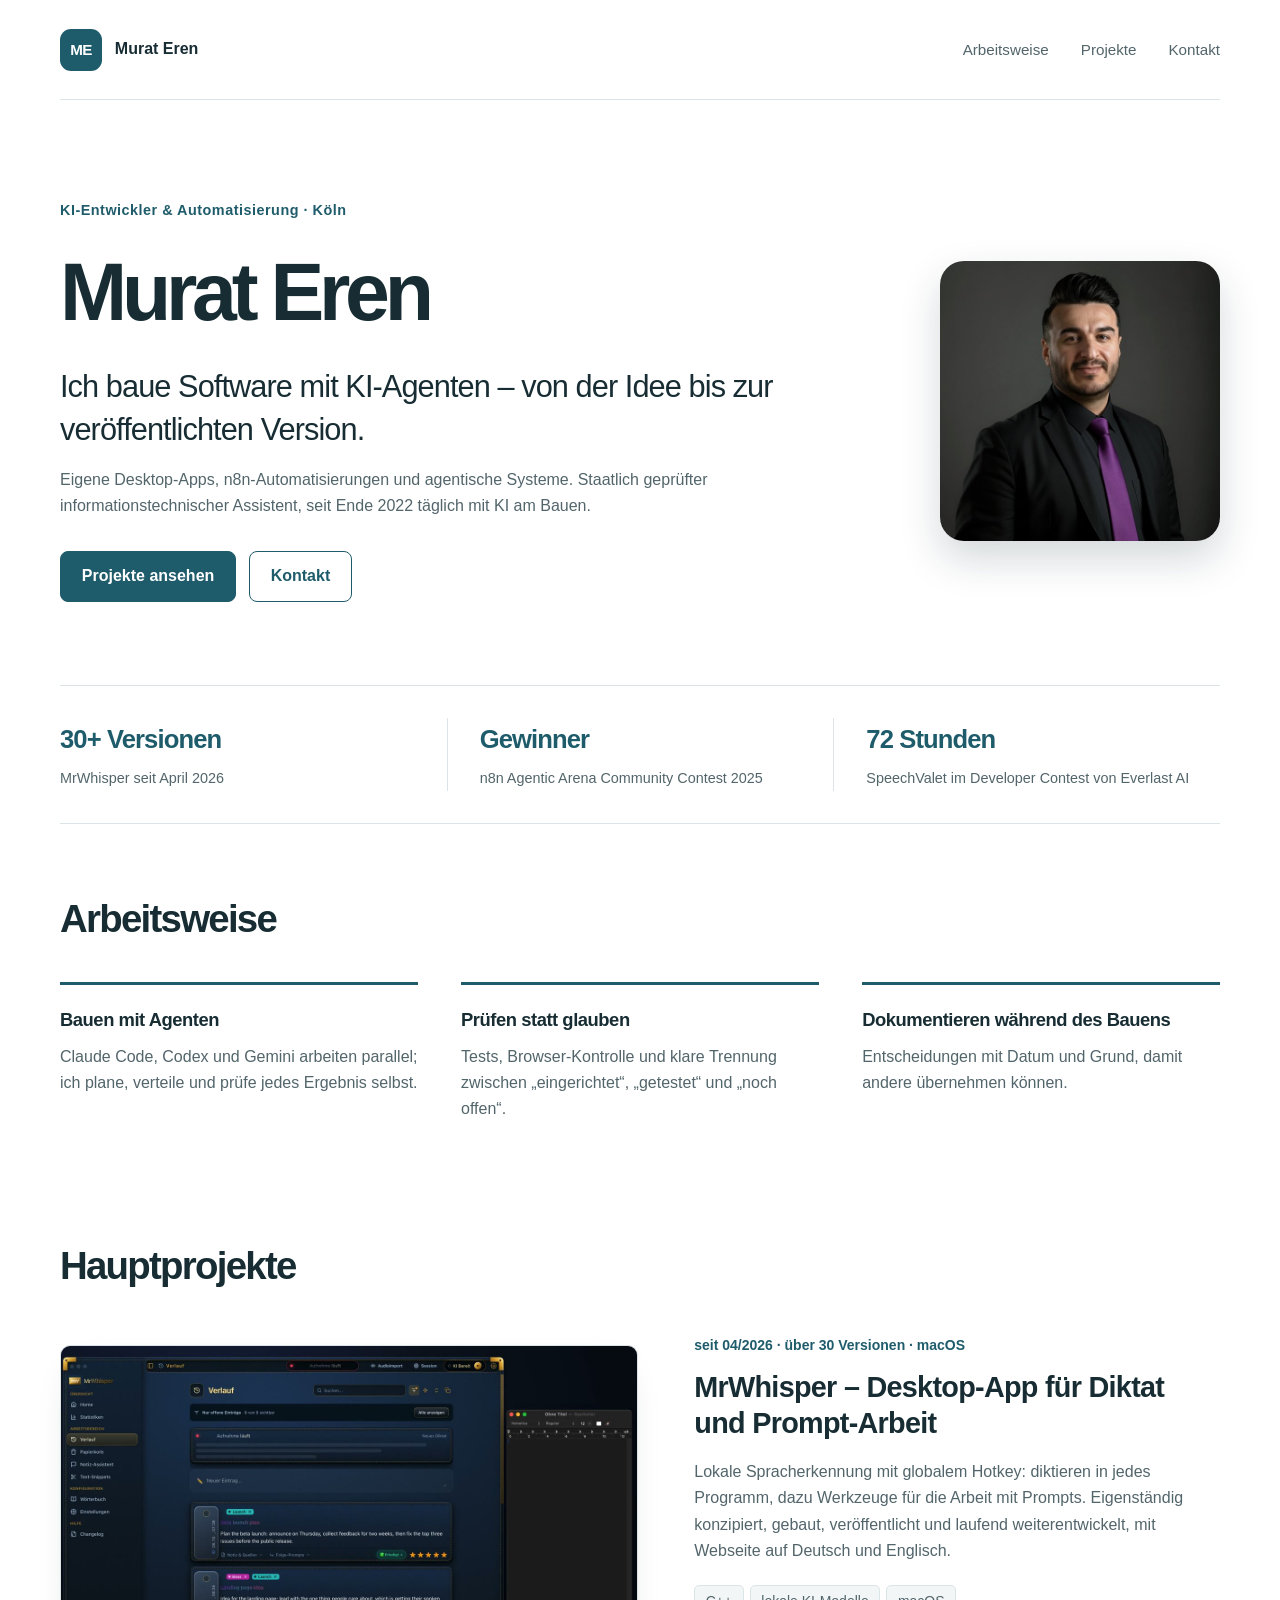
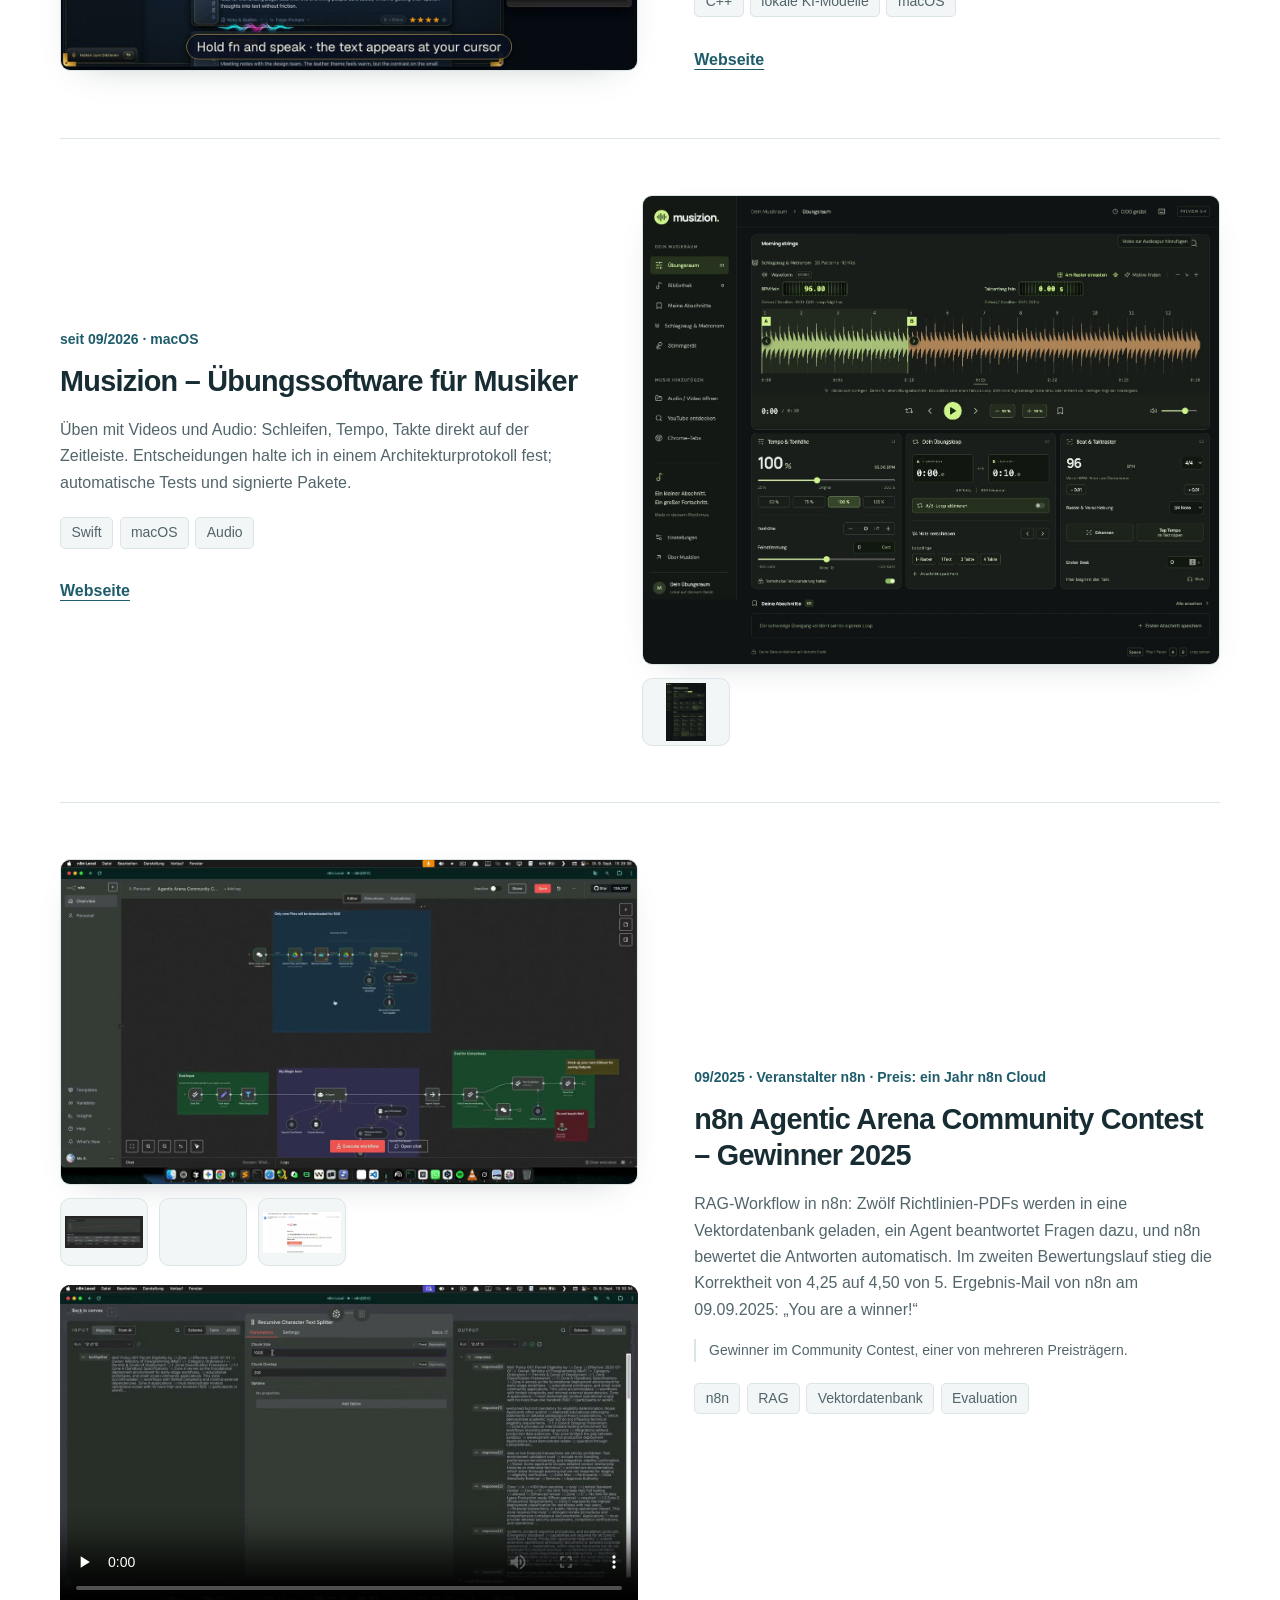
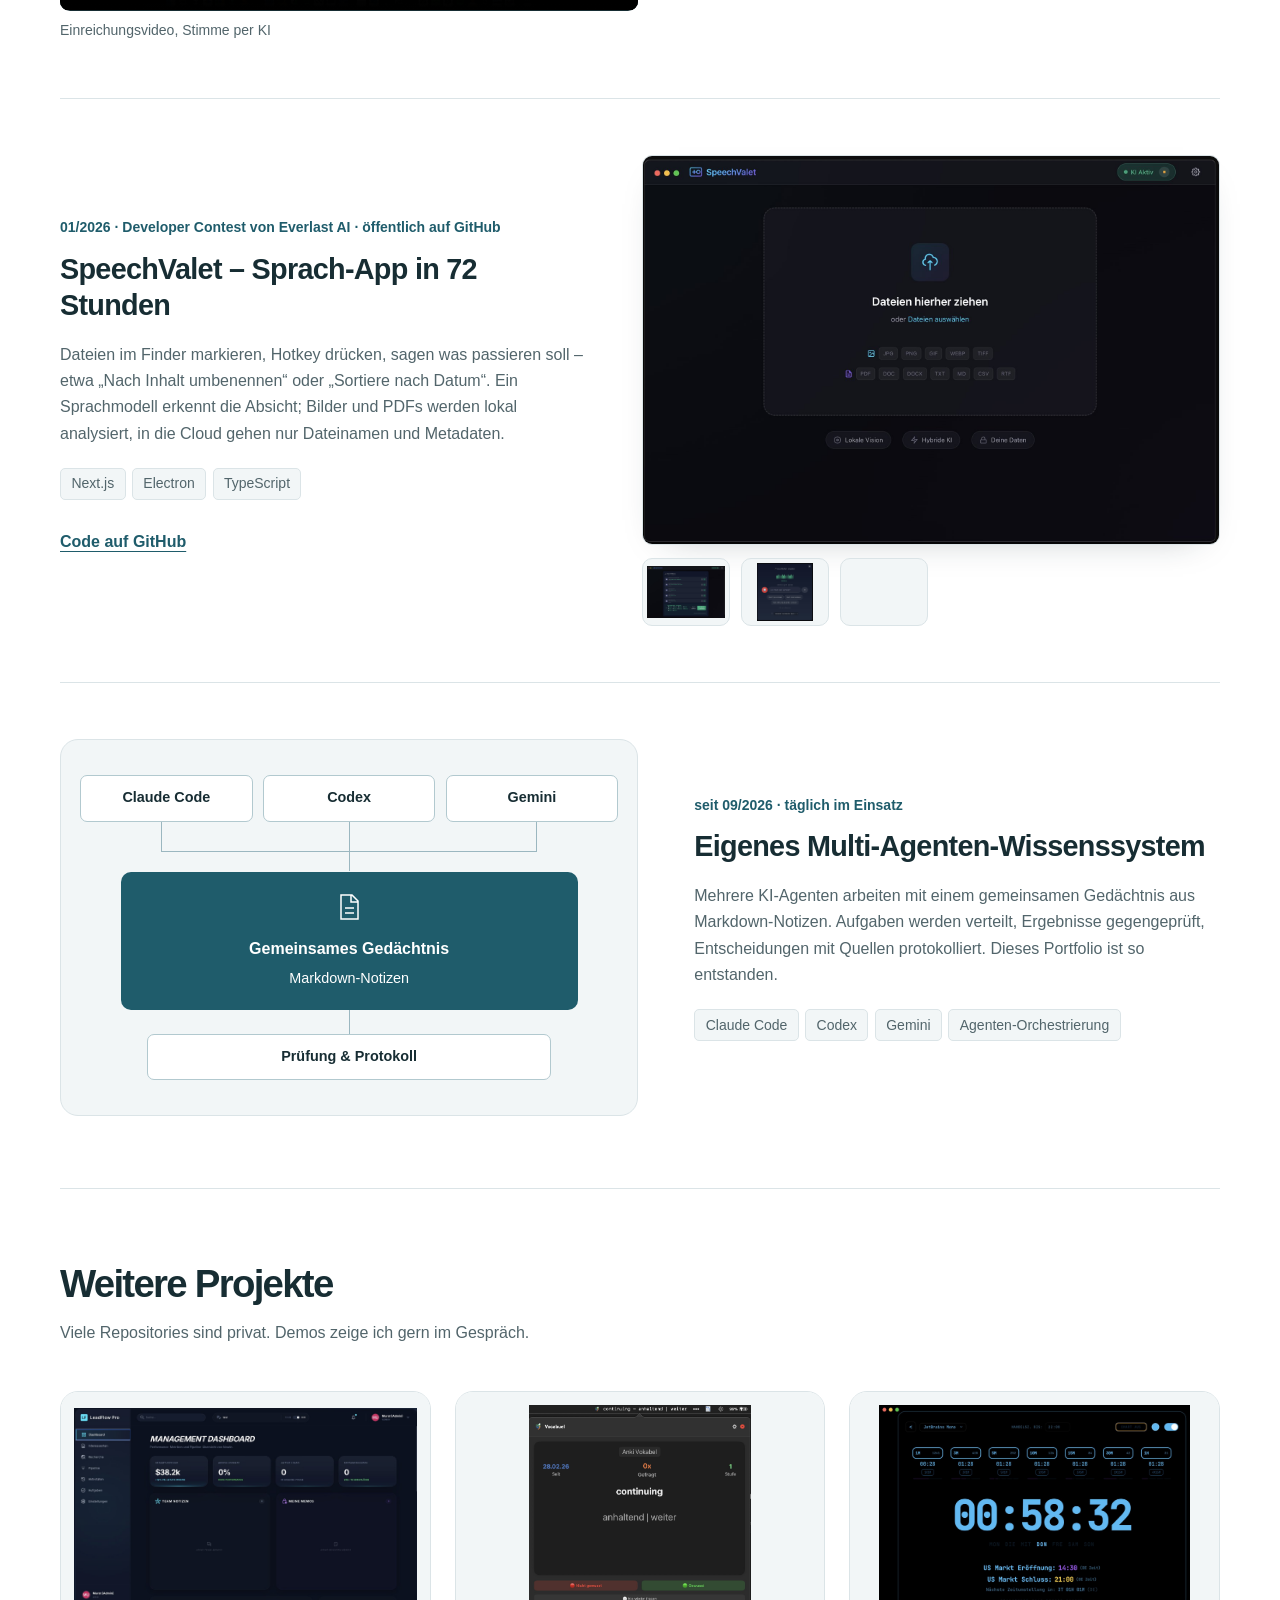
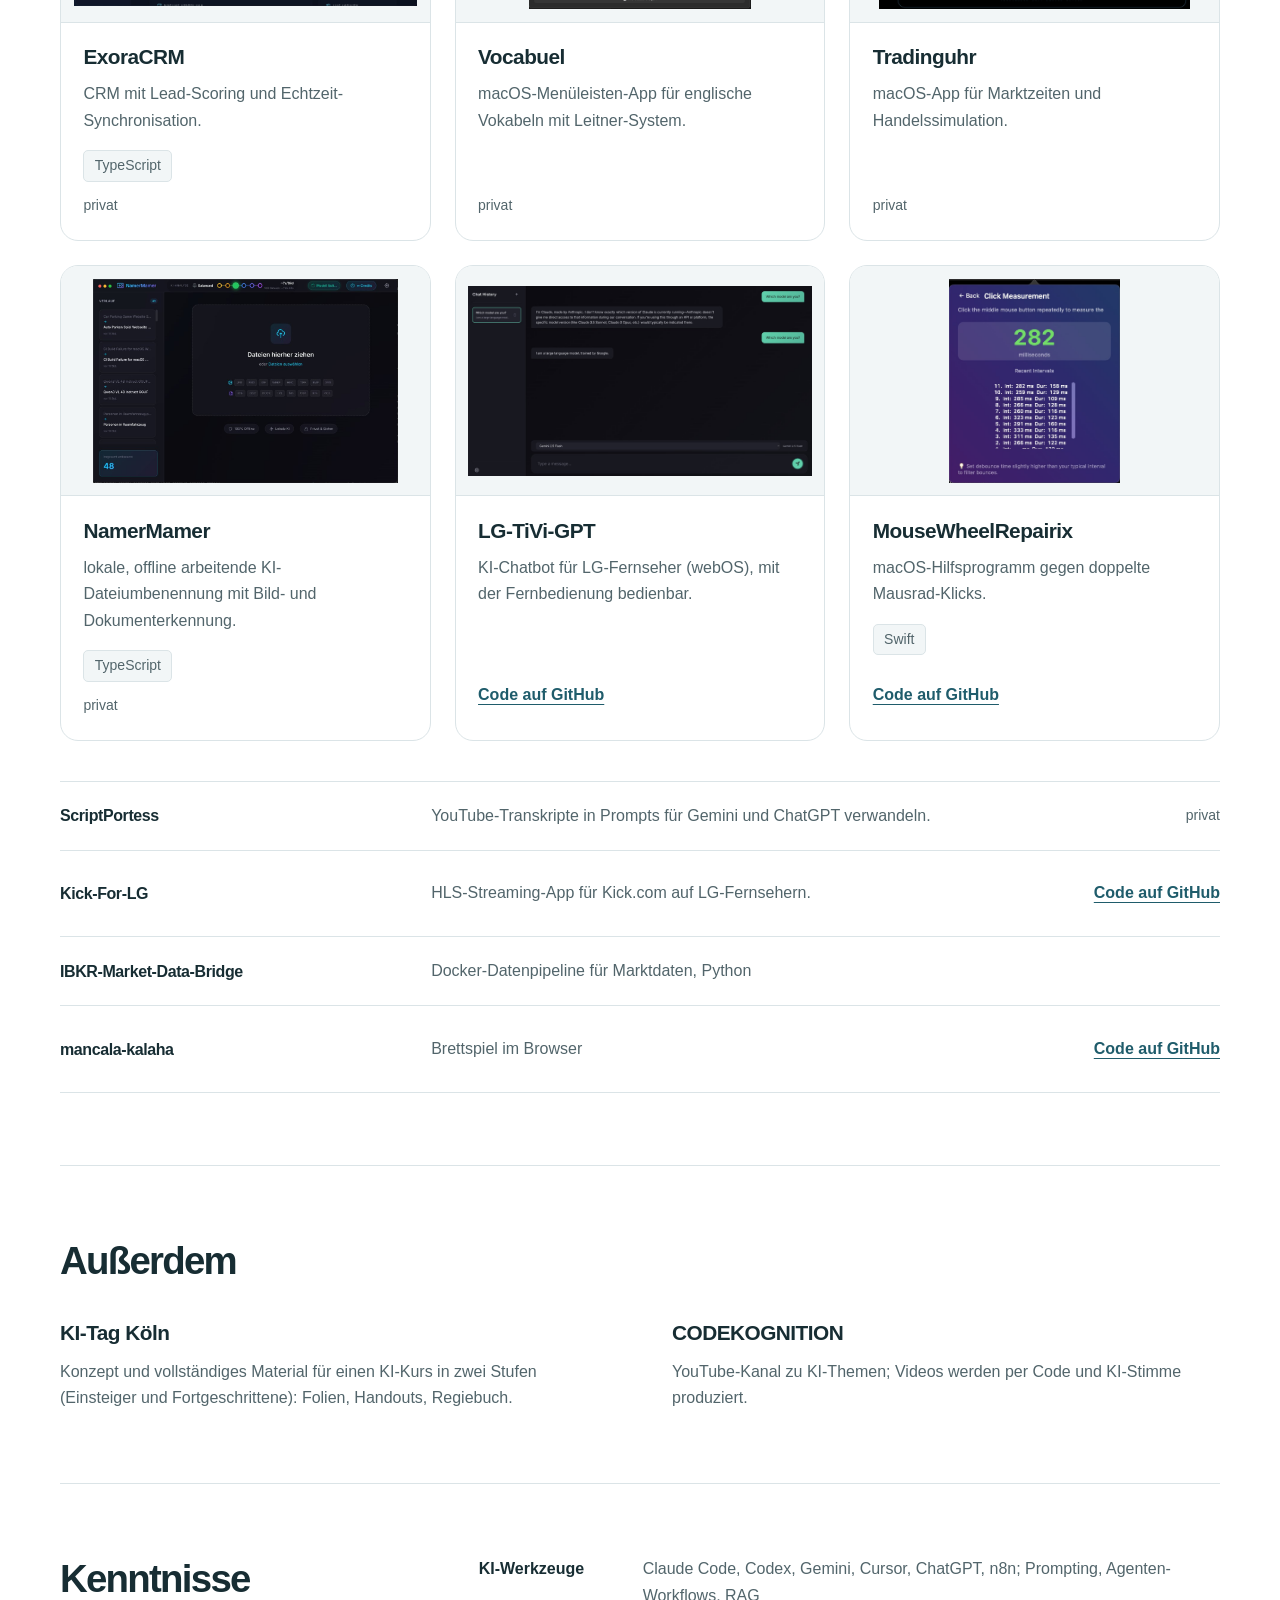
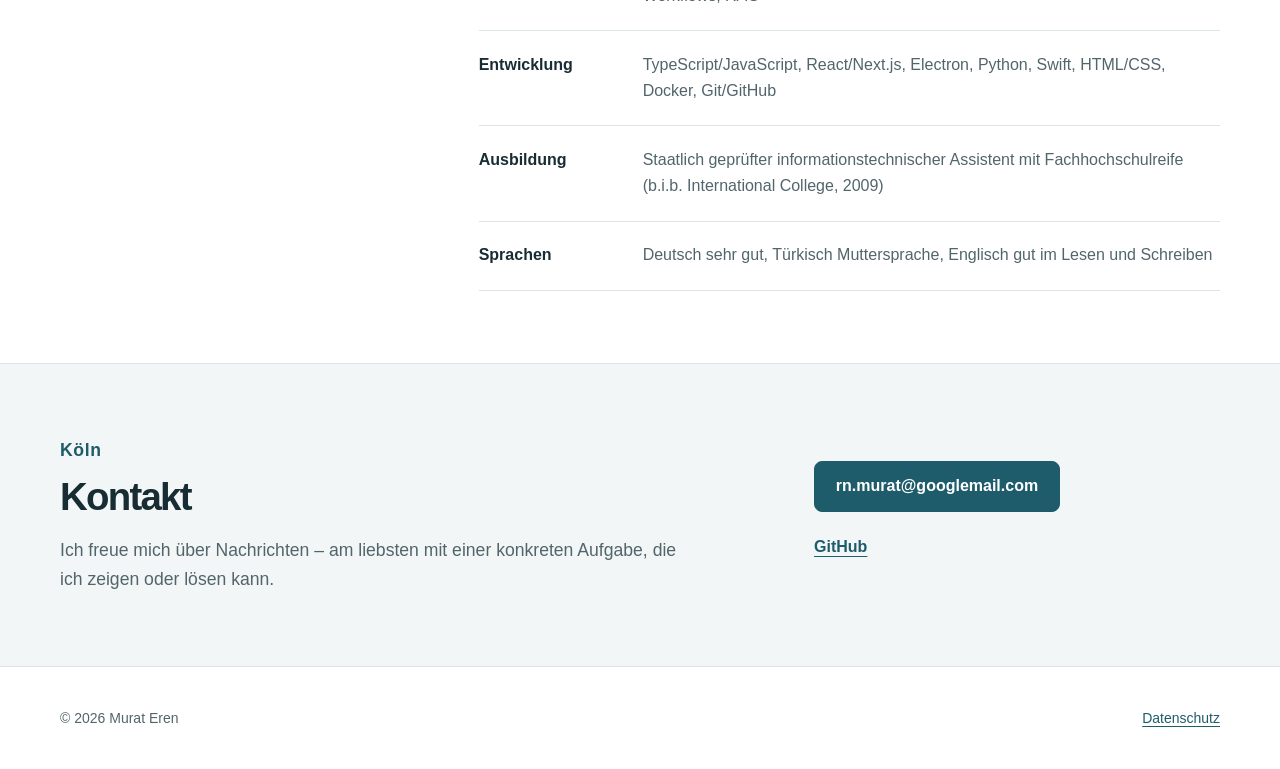
<file: index.html>
<!doctype html>
<html lang="de">
<head>
  <meta charset="utf-8">
  <meta name="viewport" content="width=device-width, initial-scale=1">
  <meta name="color-scheme" content="light">
  <title>Murat Eren – KI-Entwickler &amp; Automatisierung</title>
  <meta name="description" content="Ich baue Software mit KI-Agenten – von der Idee bis zur veröffentlichten Version.">
  <meta property="og:type" content="website">
  <meta property="og:locale" content="de_DE">
  <meta property="og:title" content="Murat Eren – KI-Entwickler &amp; Automatisierung">
  <meta property="og:description" content="Eigene Desktop-Apps, n8n-Automatisierungen und agentische Systeme.">
  <meta property="og:url" content="https://portfolio.mrwhisper.site/">
  <meta property="og:image" content="https://portfolio.mrwhisper.site/assets/img/mrwhisper-poster.jpg">
  <meta property="og:image:alt" content="MrWhisper – Desktop-App für Diktat und Prompt-Arbeit">
  <link rel="canonical" href="https://portfolio.mrwhisper.site/">
  <link rel="icon" href="favicon.svg" type="image/svg+xml">
  <link rel="stylesheet" href="style.css">
  <script src="script.js" defer></script>
</head>
<body>
<a class="skip-link" href="#inhalt">Zum Inhalt</a>
<header class="site-header wrap">
  <a class="brand" href="index.html" aria-label="Murat Eren – Startseite"><span class="monogram" aria-hidden="true">ME</span><span>Murat Eren</span></a>
  <nav aria-label="Hauptnavigation"><a href="#arbeitsweise">Arbeitsweise</a><a href="#projekte">Projekte</a><a href="#kontakt">Kontakt</a></nav>
</header>

<main id="inhalt">
<section class="hero wrap" aria-labelledby="name">
<div class="hero-copy">
<p class="eyebrow">KI-Entwickler &amp; Automatisierung · Köln</p>
<h1 id="name">Murat Eren</h1>
<p class="hero-statement">Ich baue Software mit KI-Agenten – von der Idee bis zur veröffentlichten Version.</p>
<p class="hero-detail">Eigene Desktop-Apps, n8n-Automatisierungen und agentische Systeme. Staatlich geprüfter informationstechnischer Assistent, seit Ende 2022 täglich mit KI am Bauen.</p>
<div class="actions"><a class="button primary" href="#projekte">Projekte ansehen</a><a class="button secondary" href="#kontakt">Kontakt</a></div></div>
<div class="portrait"><img src="assets/img/foto.jpg" width="600" height="600" alt="Porträt von Murat Eren" fetchpriority="high"></div>
</section>
<div class="metrics wrap" aria-label="Kennzahlen"><div><strong>30+ Versionen</strong><span>MrWhisper seit April 2026</span></div><div><strong>Gewinner</strong><span>n8n Agentic Arena Community Contest 2025</span></div><div><strong>72 Stunden</strong><span>SpeechValet im Developer Contest von Everlast AI</span></div></div>
<section id="arbeitsweise" class="section wrap" aria-labelledby="arbeitsweise-titel"><h2 id="arbeitsweise-titel">Arbeitsweise</h2><div class="approach">
<article><h3>Bauen mit Agenten</h3><p>Claude Code, Codex und Gemini arbeiten parallel; ich plane, verteile und prüfe jedes Ergebnis selbst.</p></article>
<article><h3>Prüfen statt glauben</h3><p>Tests, Browser-Kontrolle und klare Trennung zwischen „eingerichtet“, „getestet“ und „noch offen“.</p></article>
<article><h3>Dokumentieren während des Bauens</h3><p>Entscheidungen mit Datum und Grund, damit andere übernehmen können.</p></article>
</div></section>
<section id="projekte" class="section wrap" aria-labelledby="projekte-titel"><div class="section-heading"><h2 id="projekte-titel">Hauptprojekte</h2></div><div class="featured-projects">
<article class="project">
<div class="project-visual">
<a class="image-link main-image" href="assets/img/mrwhisper-poster.jpg" data-lightbox aria-label="MrWhisper mit Diktat- und Prompt-Oberfläche – Großansicht"><img src="assets/img/mrwhisper-poster.jpg" width="1280" height="720" alt="MrWhisper mit Diktat- und Prompt-Oberfläche" loading="lazy" decoding="async"></a>
</div><div class="project-copy"><p class="meta">seit 04/2026 · über 30 Versionen · macOS</p><h3>MrWhisper – Desktop-App für Diktat und Prompt-Arbeit</h3><p>Lokale Spracherkennung mit globalem Hotkey: diktieren in jedes Programm, dazu Werkzeuge für die Arbeit mit Prompts. Eigenständig konzipiert, gebaut, veröffentlicht und laufend weiterentwickelt, mit Webseite auf Deutsch und Englisch.</p>
<ul class="tags" aria-label="Technologien"><li>C++</li><li>lokale KI-Modelle</li><li>macOS</li></ul>
<a class="text-link" href="https://mrwhisper.site">Webseite</a>
</div></article>
<article class="project">
<div class="project-visual">
<a class="image-link main-image" href="assets/img/musizion-app.jpg" data-lightbox aria-label="Musizion: Übungsoberfläche mit Zeitleiste und Audiowellenform – Großansicht"><img src="assets/img/musizion-app.jpg" width="1425" height="1159" alt="Musizion: Übungsoberfläche mit Zeitleiste und Audiowellenform" loading="lazy" decoding="async"></a>
<div class="gallery-thumbs"><a class="image-link " href="assets/img/musizion-rhythmus.jpg" data-lightbox aria-label="Musizion: Rhythmusübungen und Einstellungen – Großansicht"><img src="assets/img/musizion-rhythmus.jpg" width="1440" height="2073" alt="Musizion: Rhythmusübungen und Einstellungen" loading="lazy" decoding="async"></a></div>
</div><div class="project-copy"><p class="meta">seit 09/2026 · macOS</p><h3>Musizion – Übungssoftware für Musiker</h3><p>Üben mit Videos und Audio: Schleifen, Tempo, Takte direkt auf der Zeitleiste. Entscheidungen halte ich in einem Architekturprotokoll fest; automatische Tests und signierte Pakete.</p>
<ul class="tags" aria-label="Technologien"><li>Swift</li><li>macOS</li><li>Audio</li></ul>
<a class="text-link" href="https://musizion.mrwhisper.site">Webseite</a>
</div></article>
<article class="project">
<div class="project-visual">
<a class="image-link main-image" href="assets/img/n8n-video-poster.jpg" data-lightbox aria-label="n8n-Workflow: RAG-Teil oben, Agent und automatische Bewertung unten – Großansicht"><img src="assets/img/n8n-video-poster.jpg" width="1280" height="720" alt="n8n-Workflow: RAG-Teil oben, Agent und automatische Bewertung unten" loading="lazy" decoding="async"></a>
<div class="gallery-thumbs"><a class="image-link " href="assets/img/n8n-ergebnis.jpg" data-lightbox aria-label="n8n: Ergebnisse der beiden automatischen Bewertungsläufe – Großansicht"><img src="assets/img/n8n-ergebnis.jpg" width="1600" height="644" alt="n8n: Ergebnisse der beiden automatischen Bewertungsläufe" loading="lazy" decoding="async"></a><a class="image-link " href="assets/img/n8n-tabelle.jpg" data-lightbox aria-label="n8n: Tabelle mit Richtlinienfragen und ausgewerteten Antworten – Großansicht"><img src="assets/img/n8n-tabelle.jpg" width="1600" height="1154" alt="n8n: Tabelle mit Richtlinienfragen und ausgewerteten Antworten" loading="lazy" decoding="async"></a><a class="image-link " href="assets/img/n8n-gewinnmitteilung.jpg" data-lightbox aria-label="n8n: zugeschnittene Gewinnmitteilung des Community Contests – Großansicht"><img src="assets/img/n8n-gewinnmitteilung.jpg" width="1600" height="846" alt="n8n: zugeschnittene Gewinnmitteilung des Community Contests" loading="lazy" decoding="async"></a></div>
<figure class="video"><video controls preload="none" poster="assets/img/n8n-video-frame2.jpg" aria-label="n8n-Wettbewerb: Einreichungsvideo, Stimme per KI"><source src="assets/video/n8n-wettbewerb.mp4" type="video/mp4"><a href="assets/video/n8n-wettbewerb.mp4">Einreichungsvideo</a></video><figcaption>Einreichungsvideo, Stimme per KI</figcaption></figure>
</div><div class="project-copy"><p class="meta">09/2025 · Veranstalter n8n · Preis: ein Jahr n8n Cloud</p><h3>n8n Agentic Arena Community Contest – Gewinner 2025</h3><p>RAG-Workflow in n8n: Zwölf Richtlinien-PDFs werden in eine Vektordatenbank geladen, ein Agent beantwortet Fragen dazu, und n8n bewertet die Antworten automatisch. Im zweiten Bewertungslauf stieg die Korrektheit von 4,25 auf 4,50 von 5. Ergebnis-Mail von n8n am 09.09.2025: „You are a winner!“</p>
<p class="note">Gewinner im Community Contest, einer von mehreren Preisträgern.</p>
<ul class="tags" aria-label="Technologien"><li>n8n</li><li>RAG</li><li>Vektordatenbank</li><li>Evaluation</li></ul>
</div></article>
<article class="project">
<div class="project-visual">
<a class="image-link main-image" href="assets/img/speechvalet-1.jpg" data-lightbox aria-label="SpeechValet: Startansicht für die Dateiverarbeitung – Großansicht"><img src="assets/img/speechvalet-1.jpg" width="1600" height="1078" alt="SpeechValet: Startansicht für die Dateiverarbeitung" loading="lazy" decoding="async"></a>
<div class="gallery-thumbs"><a class="image-link " href="assets/img/speechvalet-6.jpg" data-lightbox aria-label="SpeechValet: Vorschau für die Verarbeitung markierter Dateien – Großansicht"><img src="assets/img/speechvalet-6.jpg" width="1600" height="1074" alt="SpeechValet: Vorschau für die Verarbeitung markierter Dateien" loading="lazy" decoding="async"></a><a class="image-link " href="assets/img/speechvalet-9.jpg" data-lightbox aria-label="SpeechValet: Spracheingabe mit Beispielbefehlen – Großansicht"><img src="assets/img/speechvalet-9.jpg" width="922" height="948" alt="SpeechValet: Spracheingabe mit Beispielbefehlen" loading="lazy" decoding="async"></a><a class="image-link " href="assets/img/speechvalet-7.jpg" data-lightbox aria-label="SpeechValet: Einstellungen für Sprachmodelle – Großansicht"><img src="assets/img/speechvalet-7.jpg" width="1028" height="1568" alt="SpeechValet: Einstellungen für Sprachmodelle" loading="lazy" decoding="async"></a></div>
</div><div class="project-copy"><p class="meta">01/2026 · Developer Contest von Everlast AI · öffentlich auf GitHub</p><h3>SpeechValet – Sprach-App in 72 Stunden</h3><p>Dateien im Finder markieren, Hotkey drücken, sagen was passieren soll – etwa „Nach Inhalt umbenennen“ oder „Sortiere nach Datum“. Ein Sprachmodell erkennt die Absicht; Bilder und PDFs werden lokal analysiert, in die Cloud gehen nur Dateinamen und Metadaten.</p>
<ul class="tags" aria-label="Technologien"><li>Next.js</li><li>Electron</li><li>TypeScript</li></ul>
<a class="text-link" href="https://github.com/ermuraten/SpeechValet">Code auf GitHub</a>
</div></article>
<article class="project">
<div class="project-visual">
<div class="agent-diagram" role="img" aria-label="Claude Code, Codex und Gemini arbeiten mit einem gemeinsamen Gedächtnis aus Markdown-Notizen. Danach folgen Prüfung und Protokoll."><div class="agent-row"><span>Claude Code</span><span>Codex</span><span>Gemini</span></div><div class="agent-connectors" aria-hidden="true"></div><div class="memory"><svg viewBox="0 0 32 32" aria-hidden="true"><path d="M8 4h11l6 6v18H8zM18 4v7h7M12 17h9M12 22h9"/></svg><strong>Gemeinsames Gedächtnis</strong><span>Markdown-Notizen</span></div><div class="agent-line" aria-hidden="true"></div><div class="review">Prüfung &amp; Protokoll</div></div>
</div><div class="project-copy"><p class="meta">seit 09/2026 · täglich im Einsatz</p><h3>Eigenes Multi-Agenten-Wissenssystem</h3><p>Mehrere KI-Agenten arbeiten mit einem gemeinsamen Gedächtnis aus Markdown-Notizen. Aufgaben werden verteilt, Ergebnisse gegengeprüft, Entscheidungen mit Quellen protokolliert. Dieses Portfolio ist so entstanden.</p>
<ul class="tags" aria-label="Technologien"><li>Claude Code</li><li>Codex</li><li>Gemini</li><li>Agenten-Orchestrierung</li></ul>
</div></article>
</div></section>
<section class="section further wrap" aria-labelledby="weitere-titel"><div class="section-heading"><h2 id="weitere-titel">Weitere Projekte</h2><p>Viele Repositories sind privat. Demos zeige ich gern im Gespräch.</p></div><div class="project-grid">
<article class="small-project"><a class="image-link " href="assets/img/exoracrm.jpg" data-lightbox aria-label="ExoraCRM: Dashboard für Leads und CRM – Großansicht"><img src="assets/img/exoracrm.jpg" width="1600" height="925" alt="ExoraCRM: Dashboard für Leads und CRM" loading="lazy" decoding="async"></a><div class="small-project-copy"><h3>ExoraCRM</h3><p>CRM mit Lead-Scoring und Echtzeit-Synchronisation.</p>
<ul class="tags" aria-label="Technologien"><li>TypeScript</li></ul>
<span class="private">privat</span>
</div></article>
<article class="small-project"><a class="image-link " href="assets/img/vocabuel.jpg" data-lightbox aria-label="Vocabuel: Vokabelkarte in der Menüleisten-App – Großansicht"><img src="assets/img/vocabuel.jpg" width="1322" height="1216" alt="Vocabuel: Vokabelkarte in der Menüleisten-App" loading="lazy" decoding="async"></a><div class="small-project-copy"><h3>Vocabuel</h3><p>macOS-Menüleisten-App für englische Vokabeln mit Leitner-System.</p>
<span class="private">privat</span>
</div></article>
<article class="small-project"><a class="image-link " href="assets/img/tradinguhr.jpg" data-lightbox aria-label="Tradinguhr: Marktzeiten und Countdown – Großansicht"><img src="assets/img/tradinguhr.jpg" width="1600" height="1047" alt="Tradinguhr: Marktzeiten und Countdown" loading="lazy" decoding="async"></a><div class="small-project-copy"><h3>Tradinguhr</h3><p>macOS-App für Marktzeiten und Handelssimulation.</p>
<span class="private">privat</span>
</div></article>
<article class="small-project"><a class="image-link " href="assets/img/namermamer.jpg" data-lightbox aria-label="NamerMamer: Oberfläche für lokale Dateiumbenennung – Großansicht"><img src="assets/img/namermamer.jpg" width="1024" height="683" alt="NamerMamer: Oberfläche für lokale Dateiumbenennung" loading="lazy" decoding="async"></a><div class="small-project-copy"><h3>NamerMamer</h3><p>lokale, offline arbeitende KI-Dateiumbenennung mit Bild- und Dokumenterkennung.</p>
<ul class="tags" aria-label="Technologien"><li>TypeScript</li></ul>
<span class="private">privat</span>
</div></article>
<article class="small-project"><a class="image-link " href="assets/img/lg-tivi-gpt.jpg" data-lightbox aria-label="LG-TiVi-GPT: Chatoberfläche für LG-Fernseher – Großansicht"><img src="assets/img/lg-tivi-gpt.jpg" width="1600" height="886" alt="LG-TiVi-GPT: Chatoberfläche für LG-Fernseher" loading="lazy" decoding="async"></a><div class="small-project-copy"><h3>LG-TiVi-GPT</h3><p>KI-Chatbot für LG-Fernseher (webOS), mit der Fernbedienung bedienbar.</p>
<a class="text-link" href="https://github.com/ermuraten/LG-TiVi-GPT">Code auf GitHub</a>
</div></article>
<article class="small-project"><a class="image-link " href="assets/img/mousewheelrepairix.jpg" data-lightbox aria-label="MouseWheelRepairix: Messung von Mausrad-Klicks – Großansicht"><img src="assets/img/mousewheelrepairix.jpg" width="761" height="906" alt="MouseWheelRepairix: Messung von Mausrad-Klicks" loading="lazy" decoding="async"></a><div class="small-project-copy"><h3>MouseWheelRepairix</h3><p>macOS-Hilfsprogramm gegen doppelte Mausrad-Klicks.</p>
<ul class="tags" aria-label="Technologien"><li>Swift</li></ul>
<a class="text-link" href="https://github.com/ermuraten/MouseWheelRepairix">Code auf GitHub</a>
</div></article>
</div><ul class="project-list">
<li><h3>ScriptPortess</h3><p>YouTube-Transkripte in Prompts für Gemini und ChatGPT verwandeln.</p><span class="private">privat</span></li>
<li><h3>Kick-For-LG</h3><p>HLS-Streaming-App für Kick.com auf LG-Fernsehern.</p><a class="text-link" href="https://github.com/ermuraten/Kick-For-LG">Code auf GitHub</a></li>
<li><h3>IBKR-Market-Data-Bridge</h3><p>Docker-Datenpipeline für Marktdaten, Python</p></li>
<li><h3>mancala-kalaha</h3><p>Brettspiel im Browser</p><a class="text-link" href="https://github.com/ermuraten/mancala-kalaha">Code auf GitHub</a></li>
</ul></section>
<section class="section wrap also" aria-labelledby="ausserdem-titel"><h2 id="ausserdem-titel">Außerdem</h2><div class="also-grid">
<article><h3>KI-Tag Köln</h3><p>Konzept und vollständiges Material für einen KI-Kurs in zwei Stufen (Einsteiger und Fortgeschrittene): Folien, Handouts, Regiebuch.</p></article>
<article><h3>CODEKOGNITION</h3><p>YouTube-Kanal zu KI-Themen; Videos werden per Code und KI-Stimme produziert.</p></article>
</div></section>
<section class="section wrap skills" aria-labelledby="kenntnisse-titel"><h2 id="kenntnisse-titel">Kenntnisse</h2><dl>
<div><dt>KI-Werkzeuge</dt><dd>Claude Code, Codex, Gemini, Cursor, ChatGPT, n8n; Prompting, Agenten-Workflows, RAG</dd></div>
<div><dt>Entwicklung</dt><dd>TypeScript/JavaScript, React/Next.js, Electron, Python, Swift, HTML/CSS, Docker, Git/GitHub</dd></div>
<div><dt>Ausbildung</dt><dd>Staatlich geprüfter informationstechnischer Assistent mit Fachhochschulreife (b.i.b. International College, 2009)</dd></div>
<div><dt>Sprachen</dt><dd>Deutsch sehr gut, Türkisch Muttersprache, Englisch gut im Lesen und Schreiben</dd></div>
</dl></section>
<section id="kontakt" class="section contact" aria-labelledby="kontakt-titel"><div class="wrap contact-inner"><div><p class="eyebrow">Köln</p><h2 id="kontakt-titel">Kontakt</h2><p>Ich freue mich über Nachrichten – am liebsten mit einer konkreten Aufgabe, die ich zeigen oder lösen kann.</p></div><div class="contact-links"><span class="email-slot">E-Mail per JavaScript</span><a class="text-link" href="https://github.com/ermuraten">GitHub</a></div></div></section>
</main>
<footer class="site-footer wrap"><span>© 2026 Murat Eren</span><a href="datenschutz.html">Datenschutz</a></footer>
<dialog class="lightbox" aria-label="Bildgroßansicht"><div class="lightbox-toolbar"><button type="button" data-prev aria-label="Vorheriges Bild">Zurück</button><button type="button" data-next aria-label="Nächstes Bild">Weiter</button><button type="button" data-close aria-label="Großansicht schließen">Schließen</button></div><figure><img alt=""><figcaption aria-live="polite"></figcaption></figure></dialog>
</body>
</html>
</file>
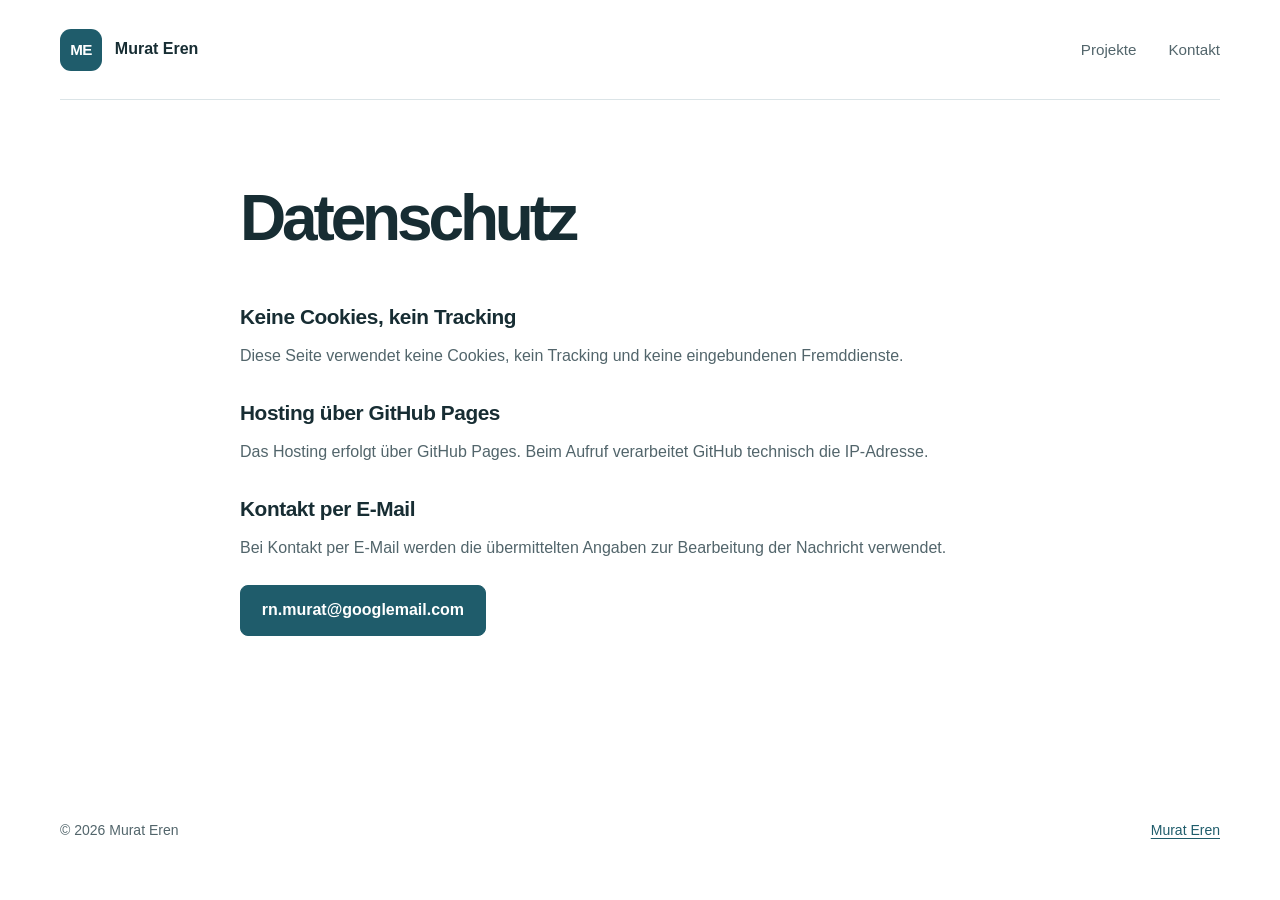
<file: datenschutz.html>
<!doctype html>
<html lang="de">
<head>
  <meta charset="utf-8">
  <meta name="viewport" content="width=device-width, initial-scale=1">
  <meta name="color-scheme" content="light">
  <title>Datenschutz – Murat Eren</title>
  <meta name="description" content="Datenschutz der Portfolio-Seite von Murat Eren.">
  <link rel="icon" href="favicon.svg" type="image/svg+xml">
  <link rel="stylesheet" href="style.css">
  <script src="script.js" defer></script>
</head>
<body>
<a class="skip-link" href="#inhalt">Zum Inhalt</a>
<header class="site-header wrap"><a class="brand" href="index.html"><span class="monogram" aria-hidden="true">ME</span><span>Murat Eren</span></a><nav aria-label="Hauptnavigation"><a href="index.html#projekte">Projekte</a><a href="index.html#kontakt">Kontakt</a></nav></header>
<main id="inhalt" class="privacy wrap">
  <h1>Datenschutz</h1>
  <h2>Keine Cookies, kein Tracking</h2>
  <p>Diese Seite verwendet keine Cookies, kein Tracking und keine eingebundenen Fremddienste.</p>
  <h2>Hosting über GitHub Pages</h2>
  <p>Das Hosting erfolgt über GitHub Pages. Beim Aufruf verarbeitet GitHub technisch die IP-Adresse.</p>
  <h2>Kontakt per E-Mail</h2>
  <p>Bei Kontakt per E-Mail werden die übermittelten Angaben zur Bearbeitung der Nachricht verwendet.</p>
  <span class="email-slot">E-Mail per JavaScript</span>
</main>
<footer class="site-footer wrap"><span>© 2026 Murat Eren</span><a href="index.html">Murat Eren</a></footer>
</body>
</html>
</file>
<file: style.css>
:root {
  --ink: #172d33;
  --muted: #52656b;
  --accent: #1f5c6b;
  --accent-dark: #164653;
  --line: #dbe4e7;
  --surface: #f2f6f7;
  --white: #fff;
  --radius: 18px;
  font-family: -apple-system, BlinkMacSystemFont, "Segoe UI", Roboto, sans-serif;
  color: var(--ink);
  background: var(--white);
  font-synthesis: none;
  text-rendering: optimizeLegibility;
  scroll-behavior: smooth;
  scroll-padding-top: 2rem;
}
* { box-sizing: border-box; }
body { margin: 0; font-size: 1rem; line-height: 1.65; }
img, video { display: block; max-width: 100%; height: auto; }
a { color: var(--accent); text-underline-offset: .24em; }
a:hover { color: var(--accent-dark); }
button { font: inherit; cursor: pointer; }
a, button { -webkit-tap-highlight-color: transparent; }
:focus-visible { outline: 3px solid var(--accent); outline-offset: 5px; }
::selection { background: #d2e7ec; color: var(--ink); }
h1, h2, h3, p, figure { margin: 0; }
h1, h2, h3 { line-height: 1.2; }
h1 { font-size: clamp(3.2rem, 6.3vw, 5.5rem); letter-spacing: -.065em; font-weight: 750; }
h2 { font-size: clamp(1.8rem, 3vw, 2.5rem); letter-spacing: -.045em; font-weight: 700; }
h3 { font-size: 1.3rem; letter-spacing: -.025em; }
p { color: var(--muted); }
.wrap { width: min(1160px, calc(100% - 5rem)); margin-inline: auto; }
.skip-link { position: fixed; z-index: 20; top: 1rem; left: 1rem; padding: .6rem 1rem; background: var(--white); transform: translateY(-180%); }
.skip-link:focus { transform: translateY(0); }
.site-header { min-height: 100px; display: flex; align-items: center; justify-content: space-between; gap: 2rem; border-bottom: 1px solid var(--line); }
.brand { display: inline-flex; gap: .8rem; align-items: center; color: var(--ink); font-weight: 650; text-decoration: none; }
.monogram { display: grid; place-items: center; width: 42px; height: 42px; border-radius: 11px; color: var(--white); background: var(--accent); font-size: .95rem; letter-spacing: -.04em; }
.site-header nav { display: flex; gap: 2rem; }
.site-header nav a { display: inline-flex; min-height: 44px; align-items: center; font-size: .95rem; text-decoration: none; color: var(--muted); }
.site-header nav a:hover { color: var(--accent); text-decoration: underline; }
.hero { display: grid; grid-template-columns: minmax(0, 1fr) 280px; gap: 5rem; align-items: center; padding-block: 6.2rem 5.2rem; }
.eyebrow { color: var(--accent); font-size: .9rem; font-weight: 650; letter-spacing: .035em; margin-bottom: 1.3rem; }
.hero-statement { font-size: clamp(1.45rem, 2.4vw, 2rem); color: var(--ink); line-height: 1.4; letter-spacing: -.03em; max-width: 720px; margin-block: 1.5rem 1rem; }
.hero-detail { max-width: 650px; }
.portrait { position: relative; }
.portrait img { box-shadow: 0 18px 40px rgba(16,40,48,.18); }
.portrait img { aspect-ratio: 1; object-fit: cover; border-radius: 24px; }
.actions { display: flex; gap: .8rem; flex-wrap: wrap; margin-top: 2rem; }
.button { min-height: 48px; padding: .7rem 1.3rem; border: 1px solid var(--accent); border-radius: 8px; font-weight: 600; display: inline-flex; align-items: center; justify-content: center; text-decoration: none; }
.primary { color: var(--white); background: var(--accent); }
.primary:hover { color: var(--white); background: var(--accent-dark); }
.secondary { color: var(--accent); background: var(--white); }
.secondary:hover { background: var(--surface); }
.metrics { display: grid; grid-template-columns: repeat(3, minmax(0, 1fr)); padding-block: 2rem; border-block: 1px solid var(--line); }
.metrics > div { display: flex; flex-direction: column; align-items: flex-start; gap: .4rem; padding-inline: 2rem; border-left: 1px solid var(--line); }
.metrics > div:first-child { border: 0; padding-left: 0; }
.metrics > div:last-child { padding-right: 0; }
.metrics strong { font-size: 1.6rem; letter-spacing: -.035em; color: var(--accent); }
.metrics span { font-size: .9rem; color: var(--muted); }
.section { padding-block: 4.5rem; }
.section-heading { margin-bottom: 2.8rem; }
.section-heading p { margin-top: .8rem; }
.approach { display: grid; grid-template-columns: repeat(3, minmax(0, 1fr)); gap: 2.7rem; margin-top: 2.5rem; }
.approach h3 { font-size: 1.15rem; margin-bottom: .8rem; }
.approach article { border-top: 3px solid var(--accent); padding-top: 1.5rem; }
#projekte { padding-top: 3rem; }
.featured-projects { display: flex; flex-direction: column; }
.project { display: grid; grid-template-columns: minmax(0, 1.1fr) minmax(0, 1fr); gap: 3.5rem; align-items: center; padding-block: 3.5rem; border-bottom: 1px solid var(--line); }
.project:first-child { padding-top: 0; }
.project:last-child { border-bottom: 0; padding-bottom: 0; }
.project:nth-child(even) { grid-template-columns: minmax(0, 1fr) minmax(0, 1.1fr); }
.project:nth-child(even) .project-visual { order: 2; }
.project-copy h3 { font-size: clamp(1.5rem, 2.25vw, 1.95rem); line-height: 1.25; margin-block: .8rem 1.1rem; }
.meta { font-size: .875rem; color: var(--accent); font-weight: 600; }
.note { font-size: .875rem; border-left: 2px solid var(--line); padding-left: .8rem; margin-top: 1rem; }
.tags { display: flex; gap: .4rem; flex-wrap: wrap; list-style: none; padding: 0; margin-block: 1.3rem; }
.tags li { background: var(--surface); border: 1px solid var(--line); color: var(--muted); padding: .2rem .65rem; border-radius: 5px; font-size: .875rem; }
.text-link { display: inline-flex; align-items: center; min-height: 44px; font-weight: 600; }
.image-link { display: block; overflow: hidden; border-radius: 10px; background: #e9eef0; cursor: zoom-in; border: 1px solid var(--line); }
.image-link img { width: 100%; object-fit: contain; transition: opacity .2s ease; }
.image-link:hover img { opacity: .88; }
.main-image { box-shadow: 0 12px 36px -24px #172d3360; }
.gallery-thumbs { display: flex; gap: .7rem; margin-top: .8rem; }
.gallery-thumbs .image-link { width: 88px; height: 68px; padding: 4px; background: var(--surface); }
.gallery-thumbs img { width: 100%; height: 100%; object-fit: contain; }
.video { margin-top: 1.2rem; }
.video video { width: 100%; border-radius: 10px; background: #172d33; }
.video figcaption { font-size: .875rem; color: var(--muted); margin-top: .5rem; }
.agent-diagram { padding: 2.2rem 1.2rem; background: var(--surface); border: 1px solid var(--line); border-radius: var(--radius); text-align: center; }
.agent-row { display: grid; grid-template-columns: repeat(3, minmax(0, 1fr)); gap: .65rem; }
.agent-row span, .review { padding: .65rem .3rem; font-size: .9rem; font-weight: 600; border: 1px solid #b2c9cf; border-radius: 7px; background: var(--white); }
.agent-connectors { height: 30px; width: 70%; margin-inline: auto; border: solid #9bb7c0; border-width: 0 1px 1px; position: relative; }
.agent-connectors::before { content: ""; position: absolute; top: 0; bottom: 0; left: 50%; border-left: 1px solid #9bb7c0; }
.agent-connectors::after { content: ""; position: absolute; top: 100%; height: 20px; left: 50%; border-left: 1px solid #9bb7c0; }
.memory { background: var(--accent); color: var(--white); border-radius: 10px; padding: 1.2rem .5rem; margin: 20px auto 0; width: 85%; display: flex; flex-direction: column; align-items: center; gap: .3rem; }
.memory svg { width: 32px; height: 32px; margin-bottom: .5rem; stroke: currentColor; fill: none; stroke-width: 1.5; }
.memory span { font-size: .9rem; }
.agent-line { height: 24px; width: 1px; background: #9bb7c0; margin: auto; }
.review { width: 75%; margin: auto; }
.further { border-top: 1px solid var(--line); }
.project-grid { display: grid; grid-template-columns: repeat(3, minmax(0, 1fr)); gap: 1.5rem; }
.small-project { border: 1px solid var(--line); border-radius: var(--radius); overflow: hidden; display: flex; flex-direction: column; }
.small-project > .image-link { border: 0; border-bottom: 1px solid var(--line); border-radius: 0; aspect-ratio: 16/10; padding: .8rem; background: var(--surface); display: grid; place-items: center; }
.small-project > .image-link img { width: 100%; height: 100%; min-height: 0; }
.small-project-copy { padding: 1.4rem; display: flex; flex-direction: column; align-items: flex-start; flex: 1; }
.small-project-copy h3 { margin-bottom: .7rem; }
.small-project-copy p { margin-bottom: 1rem; }
.small-project-copy .tags { margin: 0 0 .8rem; }
.small-project-copy > :last-child { margin-top: auto; }
.private { color: var(--muted); font-size: .875rem; }
.project-list { list-style: none; padding: 0; margin: 2.5rem 0 0; border-top: 1px solid var(--line); }
.project-list li { display: grid; grid-template-columns: 1fr 1.8fr 140px; gap: 1.5rem; align-items: center; padding-block: 1.3rem; border-bottom: 1px solid var(--line); }
.project-list h3 { font-size: 1rem; overflow-wrap: anywhere; }
.project-list .text-link, .project-list .private { justify-self: end; }
.also { border-top: 1px solid var(--line); }
.also-grid { display: grid; grid-template-columns: 1fr 1fr; gap: 4rem; margin-top: 2.3rem; }
.also h3 { margin-bottom: .8rem; }
.skills { display: grid; grid-template-columns: 1fr 2fr; gap: 3rem; border-top: 1px solid var(--line); }
.skills dl { margin: 0; }
.skills dl > div { display: grid; grid-template-columns: 140px 1fr; gap: 1.5rem; padding-block: 1.3rem; border-bottom: 1px solid var(--line); }
.skills dl > div:first-child { padding-top: 0; }
.skills dt { font-weight: 650; }
.skills dd { color: var(--muted); margin: 0; }
.contact { background: var(--surface); border-block: 1px solid var(--line); }
.contact-inner { display: grid; grid-template-columns: minmax(0, 1.7fr) minmax(0, 1fr); gap: 4rem; align-items: center; }
.contact h2 { margin-bottom: 1rem; }
.contact .eyebrow { margin-bottom: .6rem; }
.contact p { max-width: 620px; font-size: 1.1rem; }
.contact-links { display: flex; flex-direction: column; align-items: flex-start; gap: .8rem; }
.contact-links .button { overflow-wrap: anywhere; word-break: break-word; }
.site-footer { padding-block: 1.8rem; display: flex; justify-content: space-between; gap: 1.5rem; align-items: center; color: var(--muted); font-size: .875rem; }
.site-footer a { display: inline-flex; align-items: center; min-height: 44px; }
.privacy { max-width: 800px; min-height: calc(100vh - 220px); padding-block: 5rem; }
.privacy h1 { font-size: clamp(2.5rem, 6vw, 4rem); margin-bottom: 3rem; }
.privacy h2 { font-size: 1.3rem; letter-spacing: -.02em; margin-block: 2rem .8rem; }
.privacy .email-slot { display: inline-block; margin-top: 1.5rem; }
.has-lightbox { overflow: hidden; }
.lightbox { width: min(1380px, calc(100% - 2rem)); max-width: none; max-height: calc(100dvh - 2rem); padding: 1rem; border: 1px solid #516a72; border-radius: 14px; background: #14262c; color: #fff; }
.lightbox::backdrop { background: #08161ae8; }
.lightbox-toolbar { display: flex; gap: .6rem; padding-bottom: 1rem; }
.lightbox-toolbar button { padding: .5rem .9rem; min-height: 44px; color: #fff; border: 1px solid #69828b; border-radius: 6px; background: #223d47; }
.lightbox-toolbar button:hover { background: #31545f; }
.lightbox-toolbar button:last-child { margin-left: auto; }
.lightbox :focus-visible { outline-color: #b9e4ef; }
.lightbox figure img { width: auto; height: auto; max-height: calc(100dvh - 12rem); object-fit: contain; margin: auto; }
.lightbox figcaption { color: #d9e7eb; font-size: .875rem; text-align: center; padding-top: .8rem; }
@media (min-width: 1440px) { .hero { padding-block: 7rem 6rem; } }
@media (max-width: 1000px) {
  .hero { grid-template-columns: minmax(0, 1fr) 220px; gap: 3rem; padding-block: 4rem; }
  .project, .project:nth-child(even) { gap: 2rem; grid-template-columns: minmax(0, 1fr) minmax(0, 1fr); }
  .project-grid { grid-template-columns: repeat(2, minmax(0, 1fr)); }
  .approach { gap: 1.5rem; }
  .skills { grid-template-columns: 1fr; gap: 2rem; }
  .contact-inner { gap: 2rem; }
  .contact-links .button { padding-inline: .8rem; font-size: .95rem; }
}
@media (max-width: 700px) {
  .wrap { width: calc(100% - 2.5rem); }
  .site-header { min-height: 80px; gap: 1rem; }
  .brand > span:last-child { display: none; }
  .site-header nav { gap: 1.1rem; }
  .site-header nav a { font-size: .875rem; }
  .hero { grid-template-columns: 1fr; gap: 2rem; padding-block: 2.8rem 3rem; }
  .hero .portrait { grid-row: 1; width: 112px; }
  .portrait img { border-radius: 16px; }
  .hero .eyebrow { font-size: .875rem; margin-bottom: .8rem; }
  .hero-statement { margin-top: 1rem; font-size: 1.5rem; }
  .metrics { grid-template-columns: 1fr; padding-block: 0; }
  .metrics > div, .metrics > div:first-child, .metrics > div:last-child { padding: 1.2rem 0; border: 0; border-bottom: 1px solid var(--line); gap: .2rem; }
  .metrics > div:last-child { border-bottom: 0; }
  .metrics strong { font-size: 1.35rem; }
  .section { padding-block: 3rem; }
  .section-heading { margin-bottom: 2rem; }
  .approach { grid-template-columns: 1fr; gap: 1.8rem; margin-top: 2rem; }
  .approach article { padding-top: 1rem; }
  .project, .project:nth-child(even) { grid-template-columns: 1fr; gap: 1.8rem; padding-block: 2.5rem; }
  .project:nth-child(even) .project-visual { order: 0; }
  .project-copy h3 { font-size: 1.55rem; }
  .project-grid { grid-template-columns: 1fr; }
  .small-project-copy { padding: 1.3rem; }
  .project-list li { grid-template-columns: 1fr; gap: .4rem; padding-block: 1.4rem; }
  .project-list .text-link, .project-list .private { justify-self: start; }
  .also-grid { grid-template-columns: 1fr; gap: 2rem; }
  .skills dl > div { grid-template-columns: 1fr; gap: .5rem; }
  .contact-inner { grid-template-columns: 1fr; }
  .contact-links .button { font-size: 1rem; }
  .site-footer { padding-block: 1.3rem; }
  .lightbox { width: calc(100% - 1rem); padding: .6rem; }
  .lightbox-toolbar { gap: .35rem; }
  .lightbox-toolbar button { padding-inline: .65rem; font-size: .875rem; }
}
@media (prefers-reduced-motion: reduce) {
  :root { scroll-behavior: auto; }
  *, *::before, *::after { transition: none !important; }
}
</file>
